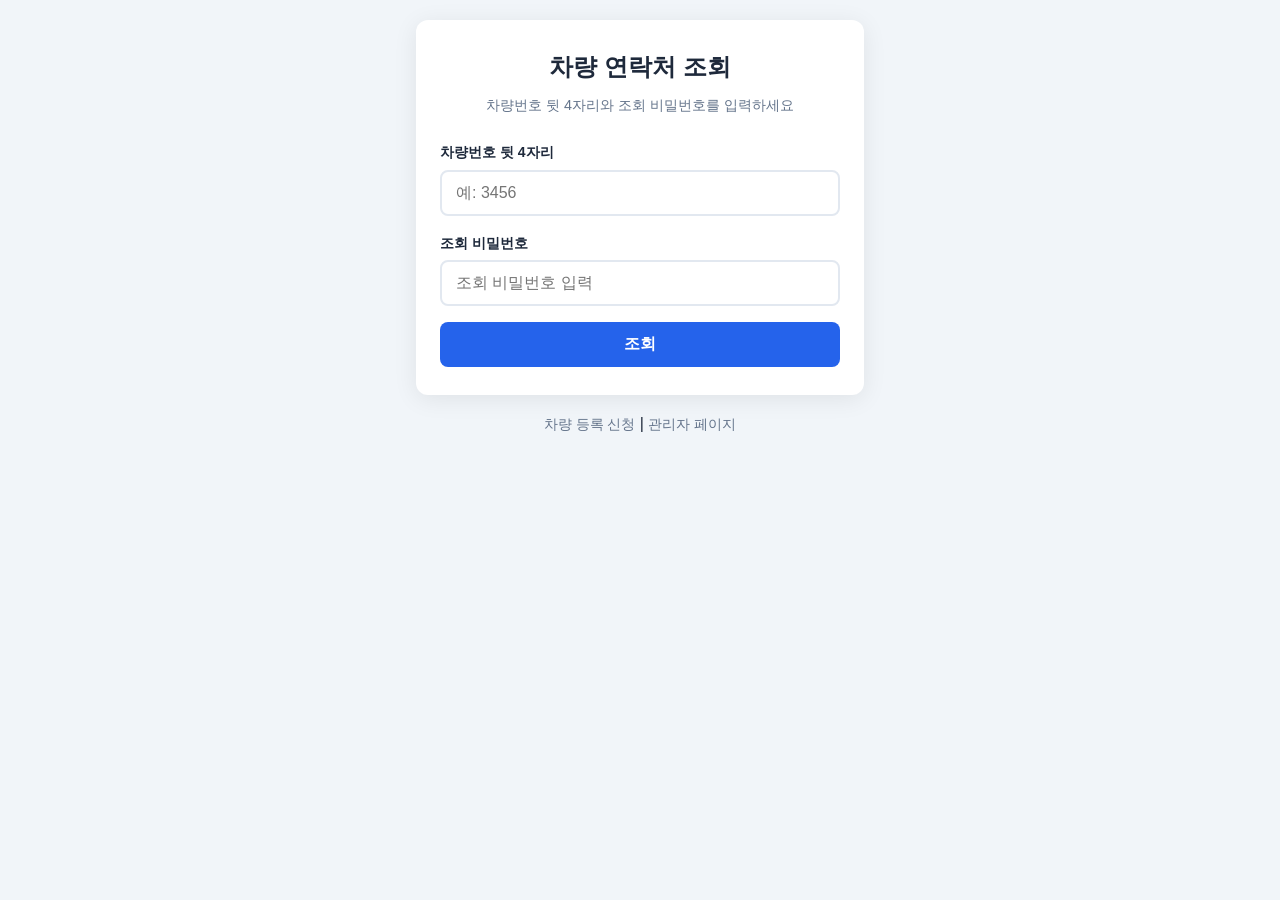
<file: index.html>
<!DOCTYPE html>
<html lang="ko">
<head>
  <meta charset="UTF-8">
  <meta name="viewport" content="width=device-width, initial-scale=1.0">
  <title>차량 연락처 조회</title>
  <link rel="stylesheet" href="css/style.css">
</head>
<body>
  <div class="container">
    <div class="card">
      <h1>차량 연락처 조회</h1>
      <p class="subtitle">차량번호 뒷 4자리와 조회 비밀번호를 입력하세요</p>

      <div class="form-group">
        <label for="vehicleNumber">차량번호 뒷 4자리</label>
        <input type="text" id="vehicleNumber" placeholder="예: 3456" maxlength="4" inputmode="numeric" autocomplete="off">
      </div>

      <div class="form-group">
        <label for="password">조회 비밀번호</label>
        <input type="password" id="password" placeholder="조회 비밀번호 입력">
      </div>

      <button class="btn btn-primary" id="searchBtn">조회</button>

      <div class="loading" id="loading">
        <span class="spinner"></span> 조회 중...
      </div>

      <div class="error-msg" id="errorMsg"></div>

      <!-- 미등록 차량 이동 요청 -->
      <div class="not-found-move-request" id="notFoundMoveRequest" style="display:none;">
        <p style="color:var(--text-light); font-size:0.85rem; margin-bottom:10px;">등록되지 않은 차량이라도 이동 요청을 보낼 수 있습니다.</p>
        <button class="btn btn-move-request" id="notFoundMoveBtn">🚗 차량이동 요청</button>
        <div class="move-request-msg" id="notFoundMoveMsg"></div>
      </div>

      <!-- 동일 뒷번호 차량 선택 목록 -->
      <div class="select-list" id="selectList" style="display:none;">
        <p class="select-title">동일한 뒷번호 차량이 여러 대 있습니다. 선택하세요:</p>
        <div id="selectListItems"></div>
      </div>

      <div class="result" id="result">
        <div class="vehicle-info" id="vehicleInfo"></div>
        <div class="owner-name" id="ownerName"></div>
        <div class="phone-number" id="phoneResult"></div>
        <button class="btn btn-move-request" id="moveRequestBtn">🚗 차량이동 요청</button>
        <div class="move-request-msg" id="moveRequestMsg"></div>
      </div>
    </div>

    <div class="nav-link">
      <a href="register.html">차량 등록 신청</a> | <a href="admin.html">관리자 페이지</a>
    </div>
  </div>

  <script src="js/crypto.js"></script>
  <script src="js/user.js"></script>
</body>
</html>
</file>
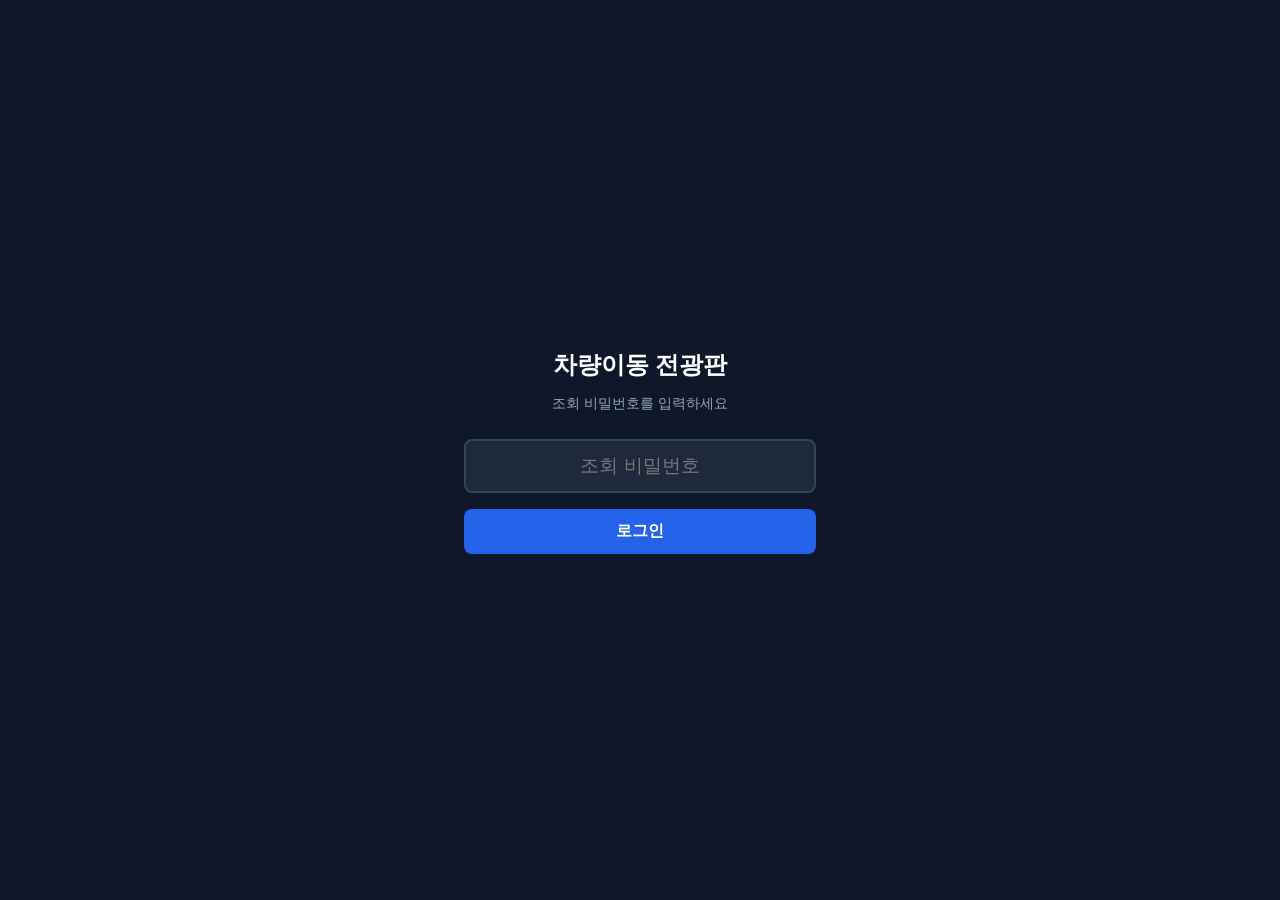
<file: info.html>
<!DOCTYPE html>
<html lang="ko">
<head>
  <meta charset="UTF-8">
  <meta name="viewport" content="width=device-width, initial-scale=1.0">
  <title>차량이동 전광판</title>
  <link rel="stylesheet" href="css/style.css">
  <style>
    body {
      display: flex;
      align-items: center;
      justify-content: center;
      min-height: 100vh;
      background: #0f172a;
      margin: 0;
    }

    /* ===== Login Screen ===== */
    .login-container {
      text-align: center;
      padding: 40px 24px;
      max-width: 400px;
      width: 100%;
    }
    .login-container h1 {
      color: #fff;
      margin-bottom: 8px;
    }
    .login-container .subtitle {
      color: #94a3b8;
      margin-bottom: 24px;
      margin-top: 0;
    }
    .login-container .form-group {
      margin-bottom: 16px;
    }
    .login-container input[type="password"] {
      text-align: center;
      font-size: 1.2rem;
      padding: 14px;
      background: #1e293b;
      border: 2px solid #334155;
      color: #fff;
      border-radius: 8px;
    }
    .login-container input[type="password"]:focus {
      border-color: var(--primary);
    }
    .login-container .error-msg {
      margin-top: 12px;
    }

    /* ===== Display Screen ===== */
    .display-container {
      display: none;
      text-align: center;
      width: 100%;
      height: 100vh;
      flex-direction: column;
      align-items: center;
      justify-content: center;
      padding: 40px;
    }
    .display-container.active {
      display: flex;
    }

    /* Idle state */
    .idle-message {
      font-size: 3rem;
      font-weight: 700;
      color: #475569;
      animation: pulse-idle 3s ease-in-out infinite;
    }
    @keyframes pulse-idle {
      0%, 100% { opacity: 0.5; }
      50% { opacity: 1; }
    }

    /* Request state */
    .request-display {
      display: none;
    }
    .request-display.active {
      display: block;
    }
    .request-vehicle {
      font-size: 8rem;
      font-weight: 900;
      color: #facc15;
      text-shadow: 0 0 40px rgba(250, 204, 21, 0.4);
      line-height: 1.1;
      margin-bottom: 24px;
      word-break: break-all;
    }
    .request-message {
      font-size: 3rem;
      font-weight: 700;
      color: #fff;
      margin-bottom: 16px;
    }
    .request-count {
      font-size: 1.5rem;
      color: #94a3b8;
      margin-top: 16px;
    }
    .request-time {
      font-size: 1rem;
      color: #64748b;
      margin-top: 8px;
    }

    /* Flash animation on new request */
    @keyframes flash-in {
      0% { opacity: 0; transform: scale(0.8); }
      50% { opacity: 1; transform: scale(1.05); }
      100% { opacity: 1; transform: scale(1); }
    }
    .request-display.flash {
      animation: flash-in 0.6s ease-out;
    }

    /* Responsive */
    @media (max-width: 768px) {
      .request-vehicle { font-size: 4rem; }
      .request-message { font-size: 1.8rem; }
      .idle-message { font-size: 1.8rem; }
    }
    @media (max-width: 480px) {
      .request-vehicle { font-size: 3rem; }
      .request-message { font-size: 1.3rem; }
      .idle-message { font-size: 1.3rem; }
    }
  </style>
</head>
<body>

  <!-- Login Screen -->
  <div class="login-container" id="loginScreen">
    <h1>차량이동 전광판</h1>
    <p class="subtitle">조회 비밀번호를 입력하세요</p>
    <div class="form-group">
      <input type="password" id="adminPwInput" placeholder="조회 비밀번호">
    </div>
    <button class="btn btn-primary" id="loginBtn">로그인</button>
    <div class="error-msg" id="loginError"></div>
  </div>

  <!-- Display Screen -->
  <div class="display-container" id="displayScreen">
    <div class="idle-message" id="idleMessage">차량이동 요청 대기 중...</div>
    <div class="request-display" id="requestDisplay">
      <div class="request-vehicle" id="requestVehicle"></div>
      <div class="request-message">차량 이동을 부탁 드립니다</div>
      <div class="request-count" id="requestCount"></div>
      <div class="request-time" id="requestTime"></div>
    </div>
  </div>

  <script src="js/crypto.js"></script>
  <script>
  (function() {
    const loginScreen = document.getElementById('loginScreen');
    const displayScreen = document.getElementById('displayScreen');
    const adminPwInput = document.getElementById('adminPwInput');
    const loginBtn = document.getElementById('loginBtn');
    const loginError = document.getElementById('loginError');
    const idleMessage = document.getElementById('idleMessage');
    const requestDisplay = document.getElementById('requestDisplay');
    const requestVehicle = document.getElementById('requestVehicle');
    const requestCount = document.getElementById('requestCount');
    const requestTime = document.getElementById('requestTime');

    let pollTimer = null;
    let lastRequestCount = 0;
    let currentRequests = [];

    // ===== Login =====
    async function handleLogin() {
      const pw = adminPwInput.value;
      if (!pw) {
        showLoginError('비밀번호를 입력하세요.');
        return;
      }

      try {
        const resp = await fetch('/api/vehicles');
        if (!resp.ok) {
          showLoginError('서버에 연결할 수 없습니다.');
          return;
        }
        const data = await resp.json();

        if (!data.lookupPasswordHash || !data.lookupSalt) {
          showLoginError('조회 비밀번호가 아직 설정되지 않았습니다.');
          return;
        }

        const isValid = await CryptoUtil.verifyPassword(pw, data.lookupSalt, data.lookupPasswordHash);
        if (!isValid) {
          showLoginError('조회 비밀번호가 일치하지 않습니다.');
          return;
        }

        // Login success — switch to display
        loginScreen.style.display = 'none';
        displayScreen.classList.add('active');
        startPolling();
      } catch (e) {
        showLoginError('서버 연결에 실패했습니다.');
      }
    }

    function showLoginError(msg) {
      loginError.textContent = msg;
      loginError.classList.add('show');
    }

    loginBtn.addEventListener('click', handleLogin);
    adminPwInput.addEventListener('keydown', function(e) {
      if (e.key === 'Enter') handleLogin();
    });

    // ===== Polling =====
    function startPolling() {
      lastRequestCount = -1;
      loadMoveRequests();
      pollTimer = setInterval(loadMoveRequests, 5000);
    }

    async function loadMoveRequests() {
      try {
        const resp = await fetch('/api/move-request');
        if (!resp.ok) return;
        const data = await resp.json();
        const requests = data.requests || [];

        const isNew = requests.length > lastRequestCount && lastRequestCount >= 0;
        lastRequestCount = requests.length;
        currentRequests = requests;

        updateDisplay();

        if (isNew && requests.length > 0) {
          playBeep();
          // Flash animation
          requestDisplay.classList.remove('flash');
          void requestDisplay.offsetWidth; // force reflow
          requestDisplay.classList.add('flash');
        }
      } catch (e) {
        console.error('Polling error:', e);
      }
    }

    // ===== Display Update =====
    function updateDisplay() {
      if (currentRequests.length === 0) {
        // Idle state
        idleMessage.style.display = '';
        requestDisplay.classList.remove('active');
      } else {
        // Show latest request
        idleMessage.style.display = 'none';
        requestDisplay.classList.add('active');

        const latest = currentRequests[currentRequests.length - 1];
        requestVehicle.textContent = latest.vehicleNumber;

        if (currentRequests.length > 1) {
          requestCount.textContent = '총 ' + currentRequests.length + '건의 이동 요청';
        } else {
          requestCount.textContent = '';
        }

        if (latest.requestedAt) {
          const time = new Date(latest.requestedAt).toLocaleString('ko-KR', {
            hour: '2-digit', minute: '2-digit', second: '2-digit'
          });
          requestTime.textContent = '요청 시각: ' + time;
        } else {
          requestTime.textContent = '';
        }
      }
    }

    // ===== Beep =====
    function playBeep() {
      try {
        const ctx = new (window.AudioContext || window.webkitAudioContext)();
        const osc = ctx.createOscillator();
        const gain = ctx.createGain();
        osc.connect(gain);
        gain.connect(ctx.destination);
        osc.frequency.value = 880;
        osc.type = 'sine';
        gain.gain.value = 0.3;
        osc.start();
        osc.stop(ctx.currentTime + 0.3);

        // Second beep after short pause
        setTimeout(function() {
          try {
            const ctx2 = new (window.AudioContext || window.webkitAudioContext)();
            const osc2 = ctx2.createOscillator();
            const gain2 = ctx2.createGain();
            osc2.connect(gain2);
            gain2.connect(ctx2.destination);
            osc2.frequency.value = 1100;
            osc2.type = 'sine';
            gain2.gain.value = 0.3;
            osc2.start();
            osc2.stop(ctx2.currentTime + 0.3);
          } catch (e) {}
        }, 350);
      } catch (e) {}
    }
  })();
  </script>
</body>
</html>
</file>
<file: css/style.css>
/* ===== Reset & Base ===== */
*, *::before, *::after {
  box-sizing: border-box;
  margin: 0;
  padding: 0;
}

:root {
  --primary: #2563eb;
  --primary-hover: #1d4ed8;
  --danger: #dc2626;
  --danger-hover: #b91c1c;
  --success: #16a34a;
  --bg: #f1f5f9;
  --card-bg: #ffffff;
  --text: #1e293b;
  --text-light: #64748b;
  --border: #e2e8f0;
  --radius: 12px;
  --shadow: 0 4px 24px rgba(0,0,0,0.08);
}

body {
  font-family: -apple-system, BlinkMacSystemFont, 'Segoe UI', Roboto, 'Noto Sans KR', sans-serif;
  background: var(--bg);
  color: var(--text);
  min-height: 100vh;
  line-height: 1.6;
}

/* ===== Layout ===== */
.container {
  max-width: 480px;
  margin: 0 auto;
  padding: 20px 16px;
}

.card {
  background: var(--card-bg);
  border-radius: var(--radius);
  box-shadow: var(--shadow);
  padding: 28px 24px;
  margin-bottom: 16px;
}

/* ===== Typography ===== */
h1 {
  font-size: 1.5rem;
  font-weight: 700;
  text-align: center;
  margin-bottom: 24px;
  color: var(--text);
}

h2 {
  font-size: 1.2rem;
  font-weight: 600;
  margin-bottom: 16px;
}

.subtitle {
  text-align: center;
  color: var(--text-light);
  font-size: 0.9rem;
  margin-top: -16px;
  margin-bottom: 24px;
}

/* ===== Form Elements ===== */
.form-group {
  margin-bottom: 16px;
}

label {
  display: block;
  font-size: 0.875rem;
  font-weight: 600;
  margin-bottom: 6px;
  color: var(--text);
}

input[type="text"],
input[type="password"],
input[type="tel"] {
  width: 100%;
  padding: 12px 14px;
  border: 2px solid var(--border);
  border-radius: 8px;
  font-size: 1rem;
  transition: border-color 0.2s;
  outline: none;
}

input:focus {
  border-color: var(--primary);
}

/* ===== Buttons ===== */
.btn {
  display: inline-flex;
  align-items: center;
  justify-content: center;
  padding: 12px 20px;
  border: none;
  border-radius: 8px;
  font-size: 1rem;
  font-weight: 600;
  cursor: pointer;
  transition: background 0.2s, transform 0.1s;
  text-decoration: none;
}

.btn:active {
  transform: scale(0.98);
}

.btn-primary {
  background: var(--primary);
  color: #fff;
  width: 100%;
}

.btn-primary:hover {
  background: var(--primary-hover);
}

.btn-danger {
  background: var(--danger);
  color: #fff;
}

.btn-danger:hover {
  background: var(--danger-hover);
}

.btn-success {
  background: var(--success);
  color: #fff;
}

.btn-outline {
  background: transparent;
  border: 2px solid var(--primary);
  color: var(--primary);
}

.btn-outline:hover {
  background: var(--primary);
  color: #fff;
}

.btn-sm {
  padding: 8px 14px;
  font-size: 0.875rem;
}

.btn-group {
  display: flex;
  gap: 8px;
  flex-wrap: wrap;
  margin-top: 16px;
}

.btn-group .btn {
  flex: 1;
  min-width: 100px;
}

/* ===== Vehicle Select List ===== */
.select-list {
  display: none;
  margin-top: 20px;
}

.select-list.show {
  display: block;
}

.select-title {
  font-size: 0.9rem;
  color: var(--text-light);
  margin-bottom: 12px;
  text-align: center;
}

.select-item {
  width: 100%;
  margin-bottom: 8px;
  padding: 14px 16px;
  font-size: 1.05rem;
  justify-content: center;
}

/* ===== Result Area ===== */
.result {
  display: none;
  margin-top: 20px;
  padding: 20px;
  background: #eff6ff;
  border-radius: 8px;
  text-align: center;
}

.result.show {
  display: block;
}

.result .phone-number {
  font-size: 1.5rem;
  font-weight: 700;
  color: var(--primary);
  margin: 12px 0;
}

.result .phone-number a {
  color: var(--primary);
  text-decoration: none;
}

.result .vehicle-info {
  color: var(--text-light);
  font-size: 0.9rem;
  margin-bottom: 4px;
}

.result .owner-name {
  color: var(--text);
  font-size: 1rem;
  font-weight: 600;
  margin-bottom: 8px;
}

.pending-badge {
  display: inline-block;
  background: var(--danger);
  color: #fff;
  font-size: 0.75rem;
  font-weight: 700;
  padding: 2px 8px;
  border-radius: 12px;
  vertical-align: middle;
  margin-left: 4px;
}

/* ===== Move Request (User) ===== */
.btn-move-request {
  display: inline-flex;
  align-items: center;
  justify-content: center;
  padding: 10px 20px;
  border: none;
  border-radius: 8px;
  font-size: 0.95rem;
  font-weight: 600;
  cursor: pointer;
  background: #f97316;
  color: #fff;
  margin-top: 12px;
  transition: background 0.2s;
}

.btn-move-request:hover {
  background: #ea580c;
}

.btn-move-request:disabled {
  opacity: 0.6;
  cursor: not-allowed;
}

.move-request-msg {
  margin-top: 8px;
  font-size: 0.85rem;
  text-align: center;
}

.move-request-msg.success {
  color: var(--success);
}

.move-request-msg.error {
  color: var(--danger);
}

.not-found-move-request {
  margin-top: 12px;
  padding: 16px;
  background: #fff7ed;
  border-radius: 8px;
  text-align: center;
}

/* ===== Move Request Card (Admin) ===== */
.move-request-card {
  border-left: 4px solid #f97316;
}

.move-request-badge {
  display: inline-block;
  background: #f97316;
  color: #fff;
  font-size: 0.75rem;
  font-weight: 700;
  padding: 2px 8px;
  border-radius: 12px;
  vertical-align: middle;
  margin-left: 4px;
  animation: pulse-badge 1.5s ease-in-out infinite;
}

@keyframes pulse-badge {
  0%, 100% { transform: scale(1); opacity: 1; }
  50% { transform: scale(1.15); opacity: 0.8; }
}

/* ===== Error / Message ===== */
.error-msg {
  display: none;
  margin-top: 12px;
  padding: 12px;
  background: #fef2f2;
  color: var(--danger);
  border-radius: 8px;
  font-size: 0.9rem;
  text-align: center;
}

.error-msg.show {
  display: block;
}

.success-msg {
  display: none;
  margin-top: 12px;
  padding: 12px;
  background: #f0fdf4;
  color: var(--success);
  border-radius: 8px;
  font-size: 0.9rem;
  text-align: center;
}

.success-msg.show {
  display: block;
}

/* ===== Admin Sections ===== */
.section {
  display: none;
}

.section.active {
  display: block;
}

/* ===== Vehicle Table ===== */
.vehicle-table {
  width: 100%;
  border-collapse: collapse;
  margin-top: 12px;
  font-size: 0.875rem;
}

.vehicle-table th,
.vehicle-table td {
  padding: 10px 8px;
  text-align: left;
  border-bottom: 1px solid var(--border);
}

.vehicle-table th {
  font-weight: 600;
  color: var(--text-light);
  font-size: 0.8rem;
  text-transform: uppercase;
}

.vehicle-table td {
  vertical-align: middle;
}

.vehicle-table input[type="checkbox"] {
  width: 18px;
  height: 18px;
  cursor: pointer;
}

.empty-state {
  text-align: center;
  padding: 40px 20px;
  color: var(--text-light);
}

/* ===== Modal ===== */
.modal-overlay {
  display: none;
  position: fixed;
  top: 0;
  left: 0;
  width: 100%;
  height: 100%;
  background: rgba(0,0,0,0.5);
  z-index: 100;
  align-items: center;
  justify-content: center;
  padding: 16px;
}

.modal-overlay.show {
  display: flex;
}

.modal {
  background: var(--card-bg);
  border-radius: var(--radius);
  padding: 28px 24px;
  width: 100%;
  max-width: 420px;
  max-height: 90vh;
  overflow-y: auto;
}

.modal h2 {
  margin-bottom: 20px;
}

.modal-close {
  float: right;
  background: none;
  border: none;
  font-size: 1.5rem;
  cursor: pointer;
  color: var(--text-light);
  line-height: 1;
}

/* ===== QR Section ===== */
.qr-container {
  text-align: center;
  padding: 20px;
}

.qr-container canvas,
.qr-container img {
  margin: 16px auto;
  display: block;
}

.qr-url {
  font-size: 0.85rem;
  color: var(--text-light);
  word-break: break-all;
  margin: 12px 0;
}

/* ===== Loading ===== */
.loading {
  display: none;
  text-align: center;
  padding: 20px;
  color: var(--text-light);
}

.loading.show {
  display: block;
}

.spinner {
  display: inline-block;
  width: 24px;
  height: 24px;
  border: 3px solid var(--border);
  border-top-color: var(--primary);
  border-radius: 50%;
  animation: spin 0.8s linear infinite;
  margin-right: 8px;
  vertical-align: middle;
}

@keyframes spin {
  to { transform: rotate(360deg); }
}

/* ===== Nav Link ===== */
.nav-link {
  text-align: center;
  margin-top: 16px;
}

.nav-link a {
  color: var(--text-light);
  font-size: 0.85rem;
  text-decoration: none;
}

.nav-link a:hover {
  color: var(--primary);
}

/* ===== Print Styles ===== */
@media print {
  body * {
    visibility: hidden;
  }
  .qr-print-area,
  .qr-print-area * {
    visibility: visible;
  }
  .qr-print-area {
    position: absolute;
    left: 50%;
    top: 50%;
    transform: translate(-50%, -50%);
    text-align: center;
  }
}

/* ===== Responsive ===== */
@media (max-width: 360px) {
  .container {
    padding: 12px 8px;
  }
  .card {
    padding: 20px 16px;
  }
  h1 {
    font-size: 1.3rem;
  }
  .btn-group .btn {
    min-width: 80px;
    font-size: 0.8rem;
    padding: 8px 10px;
  }
}
</file>
